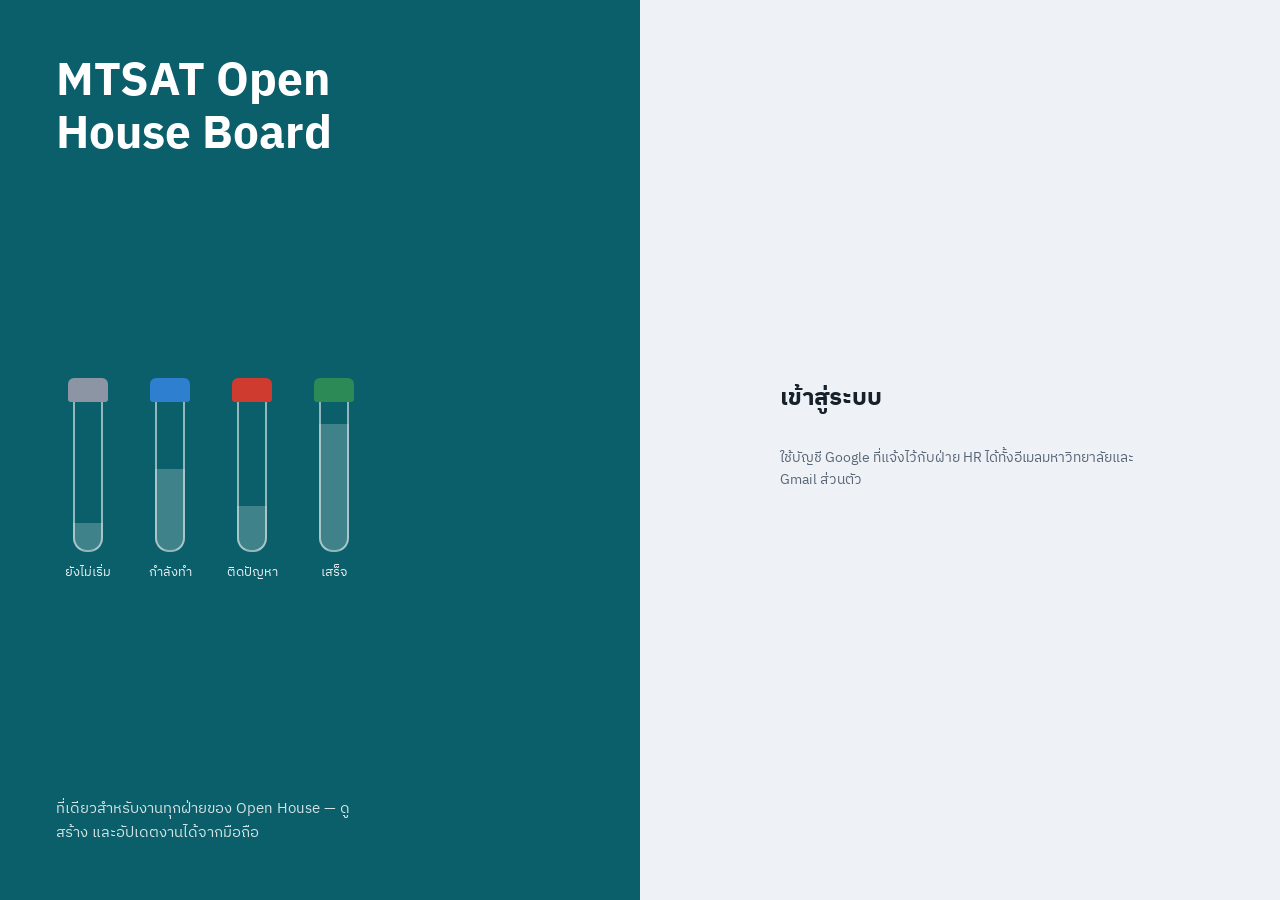
<file: index.html>
<!DOCTYPE html>
<html lang="th">
<head>
  <meta charset="utf-8">
  <meta name="viewport" content="width=device-width, initial-scale=1, viewport-fit=cover">
  <title>MTSAT Open House Board</title>
  <meta name="theme-color" content="#0b5f6a">
  <link rel="preconnect" href="https://fonts.googleapis.com">
  <link rel="preconnect" href="https://fonts.gstatic.com" crossorigin>
  <link href="https://fonts.googleapis.com/css2?family=IBM+Plex+Sans+Thai:wght@400;500;600;700&display=swap" rel="stylesheet">
  <link rel="stylesheet" href="app.css">
  <link rel="icon" href="data:image/svg+xml,%3Csvg xmlns='http://www.w3.org/2000/svg' viewBox='0 0 32 32'%3E%3Crect x='11' y='2' width='10' height='7' rx='2' fill='%232f7fd1'/%3E%3Crect x='12' y='8' width='8' height='22' rx='4' fill='%23e7eef6' stroke='%230b5f6a' stroke-width='1.5'/%3E%3C/svg%3E">
</head>
<body>
  <div id="app" aria-live="polite">
    <div class="boot">กำลังโหลด…</div>
  </div>
  <div id="drawer-root"></div>
  <div id="toast-root" role="status" aria-live="polite"></div>
  <script src="config.js"></script>
  <script src="https://accounts.google.com/gsi/client" async defer></script>
  <script src="app.js"></script>
</body>
</html>
</file>
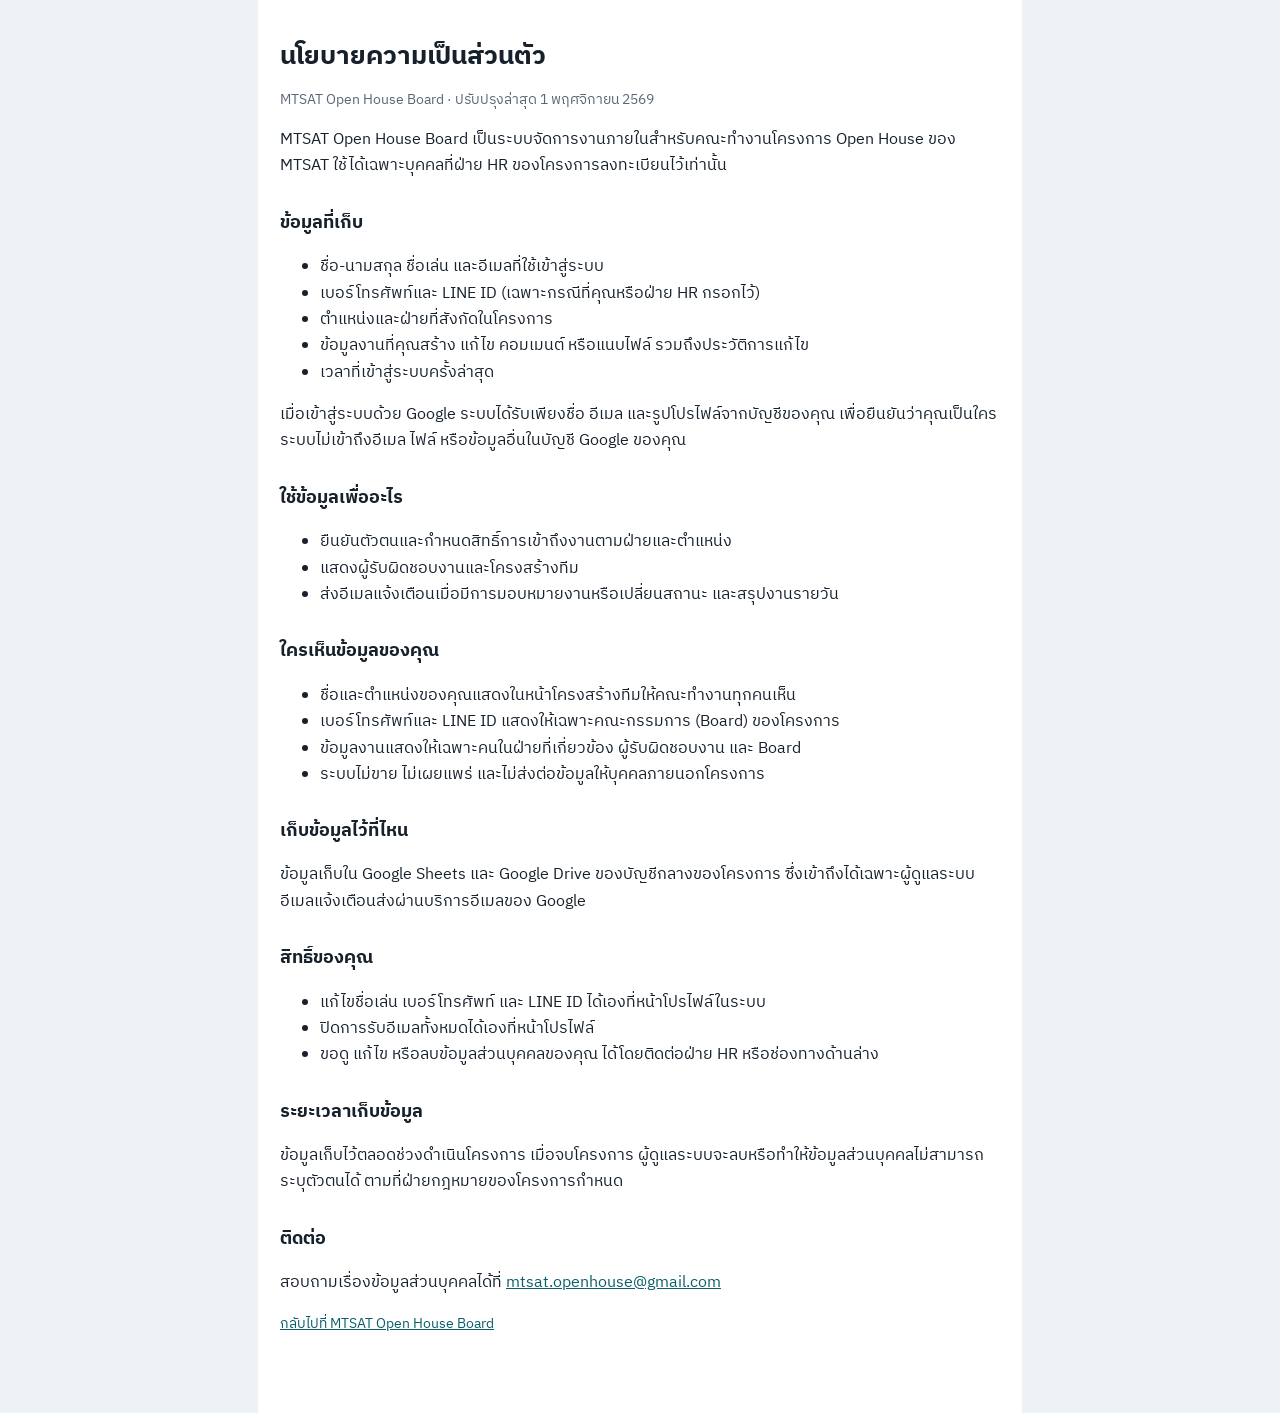
<file: privacy.html>
<!DOCTYPE html>
<html lang="th">
<head>
  <meta charset="utf-8">
  <meta name="viewport" content="width=device-width, initial-scale=1">
  <title>นโยบายความเป็นส่วนตัว — MTSAT Open House Board</title>
  <link rel="preconnect" href="https://fonts.googleapis.com">
  <link rel="preconnect" href="https://fonts.gstatic.com" crossorigin>
  <link href="https://fonts.googleapis.com/css2?family=IBM+Plex+Sans+Thai:wght@400;600;700&display=swap" rel="stylesheet">
  <style>
    body { font-family: 'IBM Plex Sans Thai', 'Sarabun', system-ui, sans-serif; color: #17212c; background: #eef2f6; margin: 0; line-height: 1.7; }
    main { max-width: 720px; margin: 0 auto; padding: 40px 22px 64px; background: #fff; min-height: 100vh; }
    h1 { font-size: 26px; line-height: 1.3; margin: 0 0 4px; }
    h2 { font-size: 18px; margin: 28px 0 6px; }
    p, li { font-size: 15.5px; }
    .muted { color: #5a6676; font-size: 14px; }
    a { color: #0b5f6a; }
  </style>
</head>
<body>
<main>
  <h1>นโยบายความเป็นส่วนตัว</h1>
  <p class="muted">MTSAT Open House Board · ปรับปรุงล่าสุด 1 พฤศจิกายน 2569</p>

  <p>MTSAT Open House Board เป็นระบบจัดการงานภายในสำหรับคณะทำงานโครงการ Open House ของ MTSAT ใช้ได้เฉพาะบุคคลที่ฝ่าย HR ของโครงการลงทะเบียนไว้เท่านั้น</p>

  <h2>ข้อมูลที่เก็บ</h2>
  <ul>
    <li>ชื่อ-นามสกุล ชื่อเล่น และอีเมลที่ใช้เข้าสู่ระบบ</li>
    <li>เบอร์โทรศัพท์และ LINE ID (เฉพาะกรณีที่คุณหรือฝ่าย HR กรอกไว้)</li>
    <li>ตำแหน่งและฝ่ายที่สังกัดในโครงการ</li>
    <li>ข้อมูลงานที่คุณสร้าง แก้ไข คอมเมนต์ หรือแนบไฟล์ รวมถึงประวัติการแก้ไข</li>
    <li>เวลาที่เข้าสู่ระบบครั้งล่าสุด</li>
  </ul>
  <p>เมื่อเข้าสู่ระบบด้วย Google ระบบได้รับเพียงชื่อ อีเมล และรูปโปรไฟล์จากบัญชีของคุณ เพื่อยืนยันว่าคุณเป็นใคร ระบบไม่เข้าถึงอีเมล ไฟล์ หรือข้อมูลอื่นในบัญชี Google ของคุณ</p>

  <h2>ใช้ข้อมูลเพื่ออะไร</h2>
  <ul>
    <li>ยืนยันตัวตนและกำหนดสิทธิ์การเข้าถึงงานตามฝ่ายและตำแหน่ง</li>
    <li>แสดงผู้รับผิดชอบงานและโครงสร้างทีม</li>
    <li>ส่งอีเมลแจ้งเตือนเมื่อมีการมอบหมายงานหรือเปลี่ยนสถานะ และสรุปงานรายวัน</li>
  </ul>

  <h2>ใครเห็นข้อมูลของคุณ</h2>
  <ul>
    <li>ชื่อและตำแหน่งของคุณแสดงในหน้าโครงสร้างทีมให้คณะทำงานทุกคนเห็น</li>
    <li>เบอร์โทรศัพท์และ LINE ID แสดงให้เฉพาะคณะกรรมการ (Board) ของโครงการ</li>
    <li>ข้อมูลงานแสดงให้เฉพาะคนในฝ่ายที่เกี่ยวข้อง ผู้รับผิดชอบงาน และ Board</li>
    <li>ระบบไม่ขาย ไม่เผยแพร่ และไม่ส่งต่อข้อมูลให้บุคคลภายนอกโครงการ</li>
  </ul>

  <h2>เก็บข้อมูลไว้ที่ไหน</h2>
  <p>ข้อมูลเก็บใน Google Sheets และ Google Drive ของบัญชีกลางของโครงการ ซึ่งเข้าถึงได้เฉพาะผู้ดูแลระบบ อีเมลแจ้งเตือนส่งผ่านบริการอีเมลของ Google</p>

  <h2>สิทธิ์ของคุณ</h2>
  <ul>
    <li>แก้ไขชื่อเล่น เบอร์โทรศัพท์ และ LINE ID ได้เองที่หน้าโปรไฟล์ในระบบ</li>
    <li>ปิดการรับอีเมลทั้งหมดได้เองที่หน้าโปรไฟล์</li>
    <li>ขอดู แก้ไข หรือลบข้อมูลส่วนบุคคลของคุณ ได้โดยติดต่อฝ่าย HR หรือช่องทางด้านล่าง</li>
  </ul>

  <h2>ระยะเวลาเก็บข้อมูล</h2>
  <p>ข้อมูลเก็บไว้ตลอดช่วงดำเนินโครงการ เมื่อจบโครงการ ผู้ดูแลระบบจะลบหรือทำให้ข้อมูลส่วนบุคคลไม่สามารถระบุตัวตนได้ ตามที่ฝ่ายกฎหมายของโครงการกำหนด</p>

  <h2>ติดต่อ</h2>
  <p>สอบถามเรื่องข้อมูลส่วนบุคคลได้ที่ <a href="mailto:mtsat.openhouse@gmail.com">mtsat.openhouse@gmail.com</a></p>

  <p class="muted"><a href="./">กลับไปที่ MTSAT Open House Board</a></p>
</main>
</body>
</html>
</file>
<file: app.css>
/* MTSAT Open House Board — สีสถานะยืมมาจากสีจุกหลอดเก็บเลือด */
:root {
  --bg: #eef2f6;          /* พื้นแล็บ ขาวอมฟ้า */
  --surface: #ffffff;
  --ink: #17212c;
  --muted: #5a6676;
  --line: #d8dfe8;
  --line-soft: #e8edf3;
  --brand: #0b5f6a;       /* เขียวหัวเป็ดเข้ม */
  --brand-soft: #e1f0f1;
  --cap-ns: #8b95a3;      /* ยังไม่เริ่ม — gray top */
  --cap-ip: #2f7fd1;      /* กำลังทำ — light blue (citrate) */
  --cap-bl: #cf3b2e;      /* ติดปัญหา — red top */
  --cap-dn: #2c8a57;      /* เสร็จ — green top (heparin) */
  --late: #a85d00;
  --late-bg: #fff3e0;
  --radius: 10px;
  --font: 'IBM Plex Sans Thai', 'Sarabun', system-ui, sans-serif;
  --shadow: 0 1px 2px rgba(23, 33, 44, .06), 0 4px 16px rgba(23, 33, 44, .06);
}

* { box-sizing: border-box; }
html, body { margin: 0; height: 100%; }
body { font-family: var(--font); font-size: 15px; line-height: 1.55; color: var(--ink); background: var(--bg); -webkit-font-smoothing: antialiased; }
button, input, select, textarea { font: inherit; color: inherit; }
a { color: var(--brand); }
:focus-visible { outline: 2px solid var(--cap-ip); outline-offset: 2px; border-radius: 6px; }
[hidden] { display: none !important; }
.boot { display: grid; place-items: center; height: 100vh; color: var(--muted); }
.sr { position: absolute; width: 1px; height: 1px; overflow: hidden; clip: rect(0 0 0 0); }

/* ---------- ปุ่มและฟอร์ม ---------- */
.btn { display: inline-flex; align-items: center; gap: 6px; border: 1px solid var(--line); background: var(--surface); padding: 7px 14px; border-radius: 8px; cursor: pointer; font-weight: 500; white-space: nowrap; }
.btn:hover { border-color: #b9c3cf; }
.btn.primary { background: var(--brand); border-color: var(--brand); color: #fff; }
.btn.primary:hover { background: #094f58; }
.btn.danger { color: var(--cap-bl); }
.btn.small { padding: 4px 10px; font-size: 13.5px; }
.btn.ghost { border-color: transparent; background: transparent; }
.btn:disabled { opacity: .5; cursor: not-allowed; }
.field { display: grid; gap: 4px; font-size: 13.5px; color: var(--muted); font-weight: 500; }
input[type=text], input[type=email], input[type=url], input[type=date], input[type=time], input[type=number], input[type=search], select, textarea {
  width: 100%; border: 1px solid var(--line); background: var(--surface); border-radius: 8px; padding: 8px 10px; color: var(--ink); font-size: 15px;
}
textarea { min-height: 84px; resize: vertical; }
input:disabled, select:disabled, textarea:disabled { background: #f3f5f8; color: var(--muted); }
.check { display: flex; align-items: center; gap: 8px; cursor: pointer; }
.check input { width: 17px; height: 17px; accent-color: var(--brand); }

/* ---------- เข้าสู่ระบบ ---------- */
.login { min-height: 100vh; display: grid; grid-template-columns: minmax(0, 1fr) minmax(0, 1fr); }
.login-art { background: var(--brand); color: #fff; padding: 56px; display: flex; flex-direction: column; justify-content: space-between; position: relative; overflow: hidden; }
.login-art h1 { font-size: clamp(30px, 4vw, 46px); line-height: 1.15; margin: 0; font-weight: 700; max-width: 12ch; }
.login-art p { margin: 0; opacity: .82; max-width: 34ch; }
.rack { display: flex; gap: 18px; align-items: flex-end; }
.tube { width: 64px; display: grid; justify-items: center; }
.tube .cap { width: 40px; height: 24px; border-radius: 6px 6px 3px 3px; }
.tube .glass { width: 30px; height: 150px; border: 2px solid rgba(255, 255, 255, .55); border-top: 0; border-radius: 0 0 14px 14px; background: linear-gradient(to top, rgba(255, 255, 255, .22) var(--fill), transparent var(--fill)); }
.tube small { margin-top: 10px; font-size: 13px; opacity: .9; white-space: nowrap; }
.login-form { display: grid; place-items: center; padding: 40px 24px; }
.login-card { width: min(360px, 100%); display: grid; gap: 16px; }
.login-card h2 { margin: 0; font-size: 24px; }
.login-card .note { color: var(--muted); font-size: 14px; }
.login-card .err { color: var(--cap-bl); font-size: 14px; }
@media (max-width: 760px) {
  .login { grid-template-columns: 1fr; }
  .login-art { padding: 32px 24px; gap: 28px; }
  .tube .glass { height: 64px; }
}

/* ---------- โครงหน้า ---------- */
.top { position: sticky; top: 0; z-index: 20; background: var(--surface); border-bottom: 1px solid var(--line); }
.top-row { display: flex; align-items: center; gap: 16px; padding: 10px 20px; max-width: 1480px; margin: 0 auto; }
.mark { display: flex; align-items: center; gap: 10px; font-weight: 700; text-decoration: none; color: var(--ink); white-space: nowrap; }
.mark .dot { width: 12px; height: 26px; border-radius: 3px 3px 7px 7px; background: linear-gradient(var(--cap-ip) 0 9px, #dfe7f0 9px); border: 1.5px solid var(--brand); }
.tabs { display: flex; gap: 2px; overflow-x: auto; scrollbar-width: none; flex: 1; }
.tabs::-webkit-scrollbar { display: none; }
.tabs a { padding: 7px 12px; border-radius: 8px; text-decoration: none; color: var(--muted); font-weight: 500; white-space: nowrap; }
.tabs a:hover { background: var(--line-soft); color: var(--ink); }
.tabs a[aria-current=page] { background: var(--brand-soft); color: var(--brand); }
.who { display: flex; align-items: center; gap: 10px; }
.avatar { width: 34px; height: 34px; border-radius: 50%; background: var(--brand-soft); color: var(--brand); display: grid; place-items: center; font-weight: 700; text-decoration: none; }
.role { font-size: 12.5px; padding: 2px 8px; border-radius: 999px; background: #f0eafa; color: #5b3fa6; font-weight: 600; }
main { max-width: 1480px; margin: 0 auto; padding: 18px 20px 80px; }
.page-head { display: flex; align-items: flex-end; justify-content: space-between; gap: 12px; flex-wrap: wrap; margin-bottom: 14px; }
.page-head h1 { margin: 0; font-size: 22px; }
.page-head p { margin: 2px 0 0; color: var(--muted); font-size: 14px; }
.toolbar { display: flex; gap: 8px; flex-wrap: wrap; align-items: center; margin-bottom: 14px; }
.toolbar input[type=search] { width: 220px; }
.toolbar select { width: auto; max-width: 260px; }
@media (max-width: 1180px) {
  .top-row { flex-wrap: wrap; row-gap: 6px; }
  .tabs { order: 3; flex-basis: 100%; }
  .who { margin-left: auto; }
}
@media (max-width: 760px) {
  .top-row { padding: 8px 14px; gap: 8px; }
  .who .name { display: none; }
  main { padding: 14px 14px 80px; }
  .toolbar input[type=search] { width: 100%; }
}

/* ---------- สถานะ (จุกหลอด) ---------- */
.cap-ns { --cap: var(--cap-ns); } .cap-ip { --cap: var(--cap-ip); } .cap-bl { --cap: var(--cap-bl); } .cap-dn { --cap: var(--cap-dn); }
.pill { display: inline-flex; align-items: center; gap: 6px; font-size: 13px; font-weight: 600; color: var(--ink); }
.pill::before { content: ''; width: 14px; height: 9px; border-radius: 3px 3px 1px 1px; background: var(--cap); }
.flag { font-size: 12.5px; font-weight: 600; padding: 1px 7px; border-radius: 6px; }
.flag.late { color: var(--late); background: var(--late-bg); }
.flag.soon { color: #6d5a00; background: #fff8d6; }
.flag.arch { color: var(--muted); background: var(--line-soft); }

/* ---------- บอร์ด Kanban ---------- */
.board { display: grid; grid-template-columns: repeat(4, minmax(250px, 1fr)); gap: 14px; align-items: start; }
.col { background: #e3e9f0; border-radius: 12px; padding: 0 8px 8px; min-height: 120px; }
.col-head { display: flex; align-items: center; gap: 10px; padding: 12px 6px 10px; position: sticky; top: 58px; background: #e3e9f0; border-radius: 12px 12px 0 0; z-index: 1; }
.col-head .capbar { width: 30px; height: 14px; border-radius: 5px 5px 2px 2px; background: var(--cap); box-shadow: inset 0 -3px 0 rgba(0, 0, 0, .12); }
.col-head h2 { font-size: 15px; margin: 0; }
.col-head .count { margin-left: auto; color: var(--muted); font-size: 13.5px; font-weight: 600; }
.col.drop { outline: 2px dashed var(--cap); outline-offset: -2px; }
.cards { display: grid; gap: 8px; }
.card { background: var(--surface); border: 1px solid var(--line); border-radius: var(--radius); padding: 0 12px 10px; cursor: pointer; position: relative; text-align: left; width: 100%; }
.card::before { content: ''; display: block; height: 5px; margin: 0 -12px 9px; border-radius: 9px 9px 0 0; background: var(--cap); }
.card:hover { border-color: #aab6c4; box-shadow: var(--shadow); }
.card[draggable=true] { cursor: grab; }
.card.dragging { opacity: .45; }
.card h3 { font-size: 15px; margin: 0 0 6px; font-weight: 600; line-height: 1.4; overflow-wrap: anywhere; }
.meta { display: flex; gap: 6px 10px; flex-wrap: wrap; align-items: center; font-size: 13px; color: var(--muted); }
.people { display: flex; }
.people span { width: 24px; height: 24px; border-radius: 50%; background: var(--brand-soft); color: var(--brand); font-size: 11.5px; font-weight: 700; display: grid; place-items: center; border: 2px solid var(--surface); margin-left: -6px; }
.people span:first-child { margin-left: 0; }
.bar { height: 5px; border-radius: 3px; background: var(--line-soft); overflow: hidden; margin-top: 8px; }
.bar i { display: block; height: 100%; background: var(--cap, var(--brand)); }
.empty { color: var(--muted); font-size: 14px; padding: 14px 8px; text-align: center; }
@media (max-width: 1100px) {
  .board { grid-template-columns: repeat(4, minmax(260px, 1fr)); overflow-x: auto; padding-bottom: 8px; }
  .col-head { position: static; }
}
@media (max-width: 640px) {
  .board { grid-template-columns: repeat(4, 84vw); scroll-snap-type: x mandatory; }
  .col { scroll-snap-align: start; }
}

/* ---------- ตาราง ---------- */
.table-wrap { background: var(--surface); border: 1px solid var(--line); border-radius: 12px; overflow-x: auto; }
table.grid { width: 100%; border-collapse: collapse; font-size: 14px; }
table.grid th { text-align: left; font-weight: 600; color: var(--muted); padding: 10px 12px; border-bottom: 1px solid var(--line); white-space: nowrap; cursor: pointer; user-select: none; }
table.grid td { padding: 10px 12px; border-bottom: 1px solid var(--line-soft); vertical-align: top; }
table.grid tr.row:hover td { background: #f7f9fb; cursor: pointer; }
table.grid td.num { text-align: right; font-variant-numeric: tabular-nums; }
table.grid tr.sub td:first-child { padding-left: 30px; }

/* ---------- ปฏิทิน ---------- */
.cal { background: var(--surface); border: 1px solid var(--line); border-radius: 12px; overflow: hidden; }
.cal-head { display: flex; align-items: center; gap: 8px; padding: 10px 12px; border-bottom: 1px solid var(--line); }
.cal-head h2 { margin: 0 auto 0 4px; font-size: 17px; }
.cal-grid { display: grid; grid-template-columns: repeat(7, minmax(0, 1fr)); }
.cal-grid .dow { font-size: 12.5px; color: var(--muted); padding: 6px 8px; border-bottom: 1px solid var(--line-soft); font-weight: 600; }
.day { min-height: 108px; border-right: 1px solid var(--line-soft); border-bottom: 1px solid var(--line-soft); padding: 4px 5px; display: grid; align-content: start; gap: 3px; }
.day:nth-child(7n) { border-right: 0; }
.day .d { font-size: 12.5px; color: var(--muted); font-weight: 600; }
.day.out { background: #f6f8fa; }
.day.today .d { color: #fff; background: var(--brand); border-radius: 6px; width: fit-content; padding: 0 6px; }
.chip { display: block; font-size: 12.5px; padding: 2px 6px; border-radius: 5px; background: #f1f4f8; border-left: 4px solid var(--cap); white-space: nowrap; overflow: hidden; text-overflow: ellipsis; cursor: pointer; border-top: 0; border-right: 0; border-bottom: 0; text-align: left; width: 100%; }
@media (max-width: 760px) { .day { min-height: 70px; } .chip { font-size: 11px; padding: 1px 4px; } }

/* ---------- รายการ (งานของฉัน, ถังขยะ) ---------- */
.group { margin-bottom: 22px; }
.group > h2 { font-size: 16px; margin: 0 0 8px; display: flex; gap: 8px; align-items: center; }
.group > h2 .n { color: var(--muted); font-weight: 500; }
.list { background: var(--surface); border: 1px solid var(--line); border-radius: 12px; overflow: hidden; }
.item { display: flex; gap: 12px; align-items: center; padding: 10px 14px; border-bottom: 1px solid var(--line-soft); cursor: pointer; width: 100%; background: none; border-left: 0; border-right: 0; border-top: 0; text-align: left; }
.item:last-child { border-bottom: 0; }
.item:hover { background: #f7f9fb; }
.item .capdot { width: 10px; height: 26px; border-radius: 3px 3px 6px 6px; background: var(--cap); flex: none; }
.item .main { flex: 1; min-width: 0; }
.item .t { font-weight: 600; overflow-wrap: anywhere; }

/* ---------- ภาพรวม ---------- */
.dash { display: grid; grid-template-columns: repeat(12, minmax(0, 1fr)); gap: 14px; }
.panel { background: var(--surface); border: 1px solid var(--line); border-radius: 12px; padding: 16px; grid-column: span 6; min-width: 0; }
.panel.wide { grid-column: span 12; }
.panel.third { grid-column: span 4; }
.panel h2 { font-size: 15.5px; margin: 0 0 12px; }
.big { font-size: 40px; font-weight: 700; line-height: 1; letter-spacing: -.5px; }
.sub { color: var(--muted); font-size: 13.5px; }
.stack { display: flex; height: 26px; border-radius: 6px; overflow: hidden; margin: 12px 0 8px; background: var(--line-soft); }
.stack i { background: var(--cap); display: block; }
.legend { display: flex; flex-wrap: wrap; gap: 6px 16px; font-size: 13.5px; }
.hbar { display: grid; grid-template-columns: minmax(110px, 200px) 1fr auto; gap: 10px; align-items: center; padding: 5px 0; font-size: 14px; }
.hbar .track { height: 10px; background: var(--line-soft); border-radius: 5px; overflow: hidden; position: relative; }
.hbar .track i { position: absolute; inset: 0 auto 0 0; background: var(--cap-dn); border-radius: 5px; }
.hbar .track i.warn { background: var(--cap-bl); }
.hbar .label { overflow: hidden; text-overflow: ellipsis; white-space: nowrap; }
.hbar .val { color: var(--muted); font-variant-numeric: tabular-nums; font-size: 13.5px; white-space: nowrap; }
@media (max-width: 900px) { .panel, .panel.third { grid-column: span 12; } }

/* ---------- ทีม ---------- */
.org { display: grid; gap: 14px; }
.org-group { background: var(--surface); border: 1px solid var(--line); border-radius: 12px; padding: 14px 16px; }
.org-group > h2 { font-size: 17px; margin: 0 0 10px; }
.org-units { display: grid; grid-template-columns: repeat(auto-fill, minmax(260px, 1fr)); gap: 10px; }
.org-unit { border: 1px solid var(--line-soft); border-radius: 10px; padding: 10px 12px; background: #fafbfd; }
.org-unit h3 { font-size: 14.5px; margin: 0 0 6px; }
.pos { font-size: 13.5px; padding: 4px 0; border-top: 1px dashed var(--line-soft); }
.pos:first-of-type { border-top: 0; }
.pos .pn { color: var(--muted); display: flex; justify-content: space-between; gap: 8px; }
.pos .ppl { display: flex; flex-wrap: wrap; gap: 4px 10px; }
.pos .contact { color: var(--muted); font-size: 12.5px; }
.board-badge { font-size: 11.5px; color: #5b3fa6; font-weight: 600; }

/* ---------- ลิ้นชักรายละเอียดงาน ---------- */
.scrim { position: fixed; inset: 0; background: rgba(23, 33, 44, .32); z-index: 40; }
.drawer { position: fixed; top: 0; right: 0; bottom: 0; width: min(580px, 100vw); background: var(--surface); z-index: 41; display: flex; flex-direction: column; box-shadow: -8px 0 32px rgba(23, 33, 44, .16); }
.drawer.enter { animation: slide .18s ease-out; }
@keyframes slide { from { transform: translateX(24px); opacity: .6; } to { transform: none; opacity: 1; } }
@media (prefers-reduced-motion: reduce) { .drawer.enter { animation: none; } }
.drawer-head { display: flex; align-items: center; gap: 10px; padding: 12px 16px; border-bottom: 1px solid var(--line); }
.drawer-head .capbar { width: 34px; height: 14px; border-radius: 5px 5px 2px 2px; background: var(--cap); }
.drawer-head .id { color: var(--muted); font-size: 13.5px; font-weight: 600; }
.drawer-head .close { margin-left: auto; }
.drawer-body { overflow-y: auto; padding: 16px; display: grid; gap: 16px; flex: 1; align-content: start; }
.drawer-foot { border-top: 1px solid var(--line); padding: 12px 16px; display: flex; gap: 8px; justify-content: flex-end; align-items: center; }
.drawer-foot .hint { margin-right: auto; color: var(--muted); font-size: 13px; }
.title-input { font-size: 19px !important; font-weight: 600; border-color: transparent !important; padding: 4px 6px !important; margin-left: -6px; }
.title-input:hover:not(:disabled), .title-input:focus { border-color: var(--line) !important; }
.fields { display: grid; grid-template-columns: minmax(0, 1fr) minmax(0, 1fr); gap: 12px; }
.field > .val { color: var(--ink); font-weight: 500; font-size: 15px; }
.fields .full { grid-column: 1 / -1; }
@media (max-width: 520px) { .fields { grid-template-columns: minmax(0, 1fr); } }
.section { border-top: 1px solid var(--line-soft); padding-top: 14px; display: grid; gap: 10px; }
.section > h3 { margin: 0; font-size: 15px; display: flex; align-items: center; gap: 8px; }
.section > h3 .n { color: var(--muted); font-weight: 500; }
.picker { border: 1px solid var(--line); border-radius: 8px; padding: 6px; max-height: 220px; overflow-y: auto; display: grid; gap: 2px; }
.picker .check { padding: 4px 6px; border-radius: 6px; font-size: 14px; }
.picker .check:hover { background: var(--line-soft); }
.tags { display: flex; flex-wrap: wrap; gap: 6px; }
.tag { display: inline-flex; align-items: center; gap: 4px; background: var(--brand-soft); color: var(--brand); padding: 2px 4px 2px 10px; border-radius: 999px; font-size: 13.5px; font-weight: 500; }
.tag button { border: 0; background: none; cursor: pointer; color: inherit; padding: 0 6px; font-size: 15px; line-height: 1; }
.tag.plain { padding: 2px 10px; }
.subtask { display: flex; align-items: center; gap: 8px; padding: 4px 0; }
.subtask .t { flex: 1; cursor: pointer; }
.subtask.done .t { text-decoration: line-through; color: var(--muted); }
.comment { background: #f5f7fa; border-radius: 10px; padding: 8px 12px; }
.comment .by { font-size: 13px; color: var(--muted); display: flex; gap: 8px; }
.comment .body { white-space: pre-wrap; overflow-wrap: anywhere; }
.att { display: flex; align-items: center; gap: 8px; font-size: 14px; }
.att a { flex: 1; overflow-wrap: anywhere; }
.hist { font-size: 13px; color: var(--muted); display: grid; gap: 3px; }
.warnbox { background: var(--late-bg); color: #6b3d00; border-radius: 8px; padding: 10px 12px; font-size: 14px; }
.row-inline { display: flex; gap: 8px; }
.row-inline > * { flex: 1; }
.row-inline > .btn { flex: none; }
details > summary { cursor: pointer; color: var(--muted); font-size: 14px; }

/* ---------- ผู้ดูแล ---------- */
.admin-grid .panel { grid-column: auto; }
.acts { display: flex; gap: 8px; flex-wrap: wrap; align-items: center; }
.acts select { width: auto; max-width: 100%; }
.admin-grid { display: grid; gap: 14px; grid-template-columns: minmax(0, 1fr) minmax(0, 1.4fr); align-items: start; }
@media (max-width: 900px) { .admin-grid { grid-template-columns: 1fr; } }
.person { padding: 10px 14px; border-bottom: 1px solid var(--line-soft); display: grid; gap: 4px; }
.person:last-child { border-bottom: 0; }
.person .nm { font-weight: 600; display: flex; gap: 8px; align-items: center; flex-wrap: wrap; }
.person .em, .person .ps { font-size: 13.5px; color: var(--muted); display: flex; gap: 6px; flex-wrap: wrap; align-items: center; }
.person.off { opacity: .55; }
.form-grid { display: grid; gap: 10px; }

/* ---------- แจ้งเตือน ---------- */
#toast-root { position: fixed; left: 50%; bottom: 22px; transform: translateX(-50%); z-index: 60; display: grid; gap: 8px; width: min(440px, calc(100vw - 28px)); }
.toast { background: var(--ink); color: #fff; padding: 11px 14px; border-radius: 10px; font-size: 14px; box-shadow: var(--shadow); }
.toast.err { background: #8e2219; }
.toast.warn { background: #6b3d00; }
.saving { position: fixed; top: 64px; right: 18px; z-index: 30; background: var(--surface); border: 1px solid var(--line); border-radius: 999px; padding: 4px 12px; font-size: 13px; color: var(--muted); box-shadow: var(--shadow); }

/* ---------- นัดประชุม ---------- */
.dot { display: inline-block; width: 9px; height: 9px; border-radius: 50%; background: var(--cap-ns); flex: none; }
.dot.ok { background: var(--cap-dn); } .dot.wait { background: #d9a400; } .dot.bad { background: var(--cap-bl); }
.cal-st { font-size: 12.5px; font-weight: 600; padding: 2px 8px; border-radius: 999px; margin-left: 6px; vertical-align: middle; }
.cal-st.ok { background: #e3f3ea; color: #1d6b41; } .cal-st.wait { background: #fff4d1; color: #6d5200; } .cal-st.bad { background: #fde7e4; color: #8e2219; }
.calwarn { border-color: #e8c66b; background: #fffbea; }
.steps { margin: 8px 0; padding-left: 22px; display: grid; gap: 4px; font-size: 14px; }
.mono { font-family: ui-monospace, SFMono-Regular, Menlo, monospace; font-size: 13.5px; background: var(--line-soft); padding: 1px 6px; border-radius: 5px; user-select: all; }
.pchips { display: flex; flex-wrap: wrap; gap: 6px; }
.pchip { display: inline-flex; align-items: center; gap: 6px; border: 1px solid var(--line); background: var(--surface); border-radius: 999px; padding: 4px 12px 4px 10px; cursor: pointer; font-size: 14px; color: var(--muted); }
.pchip.on { background: var(--brand-soft); border-color: var(--brand); color: var(--brand); font-weight: 600; }
.legend .dot { margin-right: 4px; vertical-align: 1px; }
.meet-controls { display: grid; grid-template-columns: repeat(4, minmax(0, 1fr)); gap: 10px; margin-top: 14px; padding-top: 14px; border-top: 1px solid var(--line-soft); align-items: end; }
.meet-controls .presets { grid-column: 1 / -1; }
@media (max-width: 760px) {
  .meet-controls { grid-template-columns: minmax(0, 1fr) minmax(0, 1fr); }
  .meet-controls .span2 { grid-column: span 2; }
  .item.mt { flex-wrap: wrap; }
  .item.mt .main { flex-basis: calc(100% - 130px); }
  .item.mt .acts { flex-basis: 100%; }
}
.sugg { display: grid; grid-template-columns: repeat(auto-fill, minmax(280px, 1fr)); gap: 8px; margin-top: 8px; }
.sg { display: flex; align-items: center; justify-content: space-between; gap: 10px; border: 1px solid var(--line-soft); border-left: 4px solid var(--cap-dn); border-radius: 8px; padding: 8px 10px; background: #fafcfb; }
.hm-wrap { overflow-x: auto; }
.hmap { border-collapse: separate; border-spacing: 3px 2px; min-width: 100%; }
.hmap th { font-size: 12.5px; color: var(--muted); font-weight: 500; white-space: nowrap; padding: 0 2px 4px; }
.hmap thead th span { font-weight: 700; color: var(--ink); }
.hmap th.tm { text-align: right; padding-right: 6px; vertical-align: top; line-height: 1; font-variant-numeric: tabular-nums; }
.hmap td { padding: 0; min-width: 64px; }
.hm { display: block; width: 100%; height: 22px; border: 0; border-radius: 4px; cursor: pointer; font-size: 11.5px; font-weight: 600; color: #3b4652; padding: 0; }
.legend .hm { display: inline-block; width: 22px; height: 12px; vertical-align: -1px; margin-right: 4px; cursor: default; }
.hm.l4 { background: #4caf7d; } .hm.l3 { background: #9fd5b3; } .hm.l2 { background: #d4ecd9; } .hm.l1 { background: #f0e6d6; } .hm.l0 { background: #f3d4cf; }
.hm.l-1 { background: var(--line-soft); }
.hm.past { background: repeating-linear-gradient(135deg, #eef1f5 0 4px, #f7f9fb 4px 8px); cursor: default; }
.hm:not(.past):hover { outline: 2px solid var(--brand); outline-offset: 1px; }
.hm-legend { margin-top: 10px; align-items: center; }
.item.mt { align-items: center; }
.item.mt .when { display: grid; min-width: 112px; font-size: 14px; }
.item.mt .when span { color: var(--muted); font-size: 13.5px; }
.item.mt .acts { flex: none; }
.okbox { background: #e3f3ea; color: #1d6b41; border-radius: 8px; padding: 10px 12px; font-size: 14px; }
.meet-form { scroll-margin-top: 76px; border-color: var(--brand); box-shadow: 0 0 0 3px var(--brand-soft); }
.cal-form { align-items: end; margin-top: 10px; max-width: 620px; }
.item.mt { cursor: default; }
</file>
